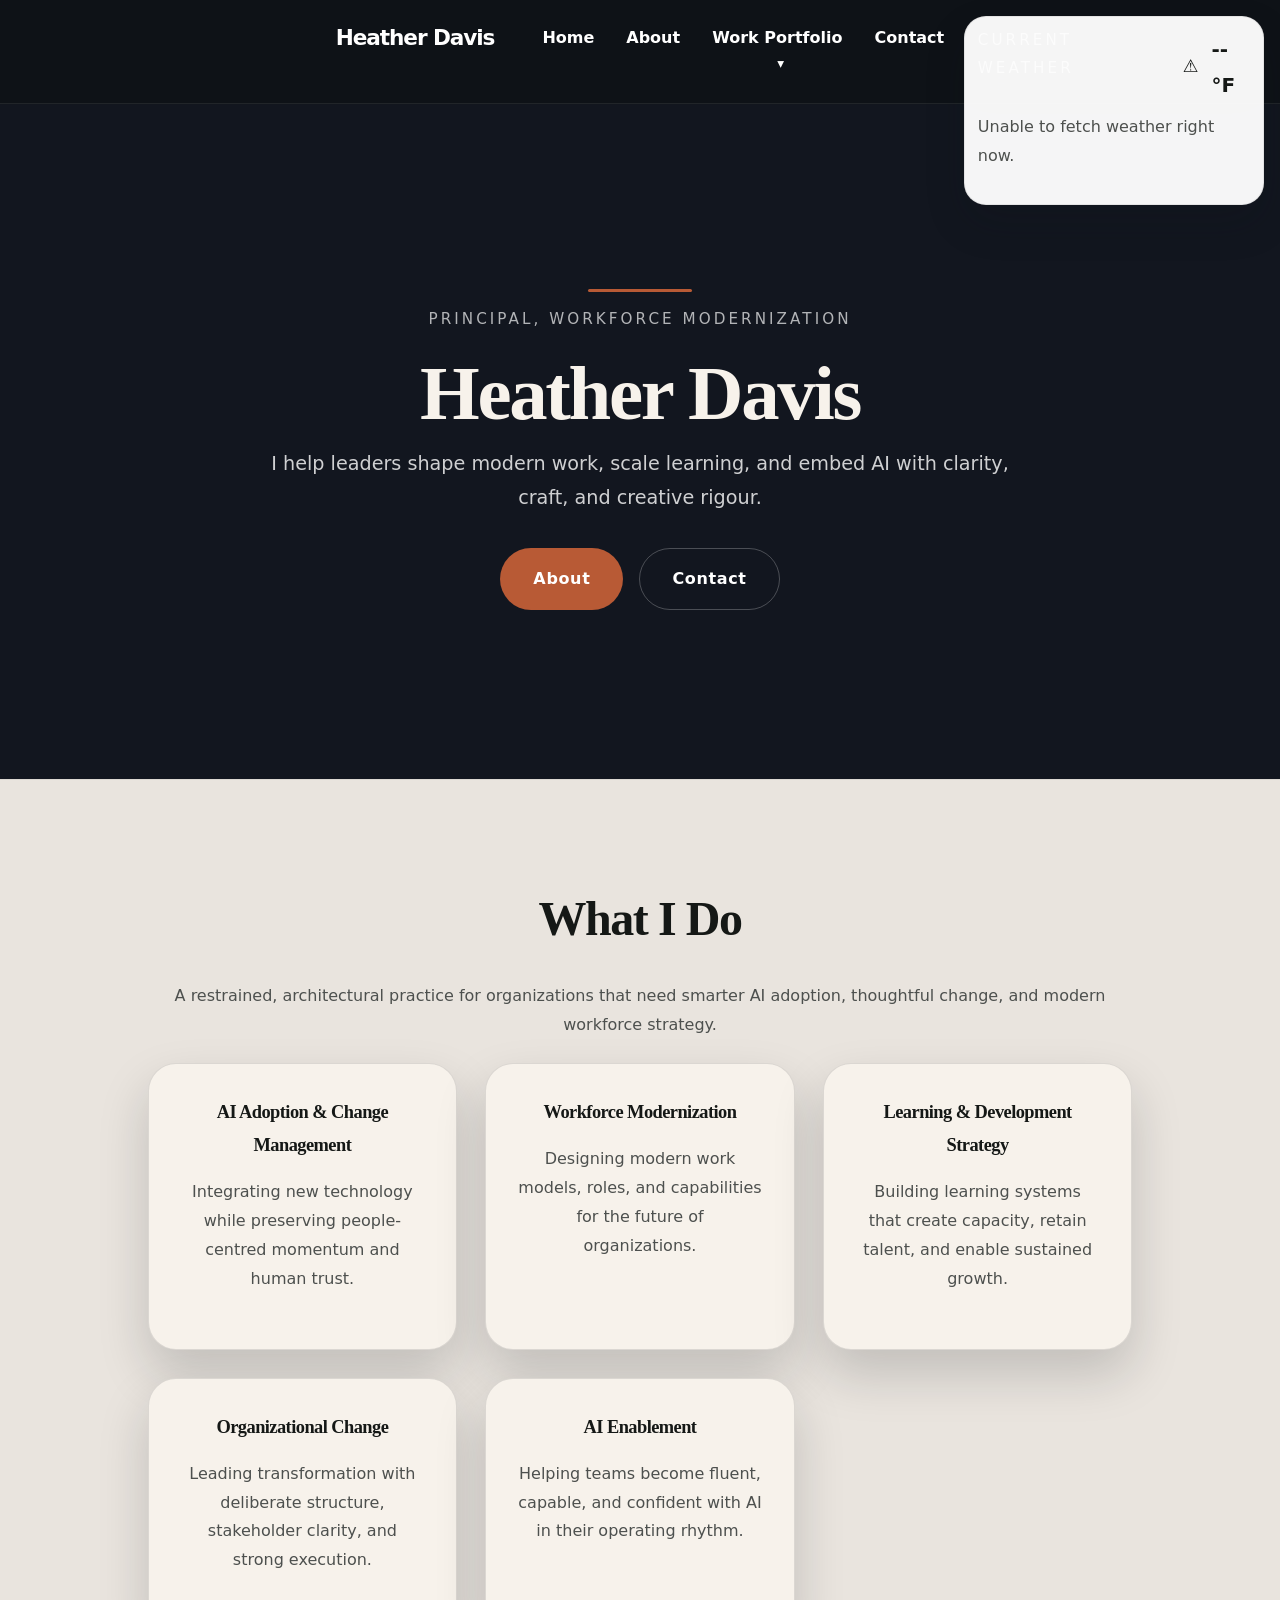
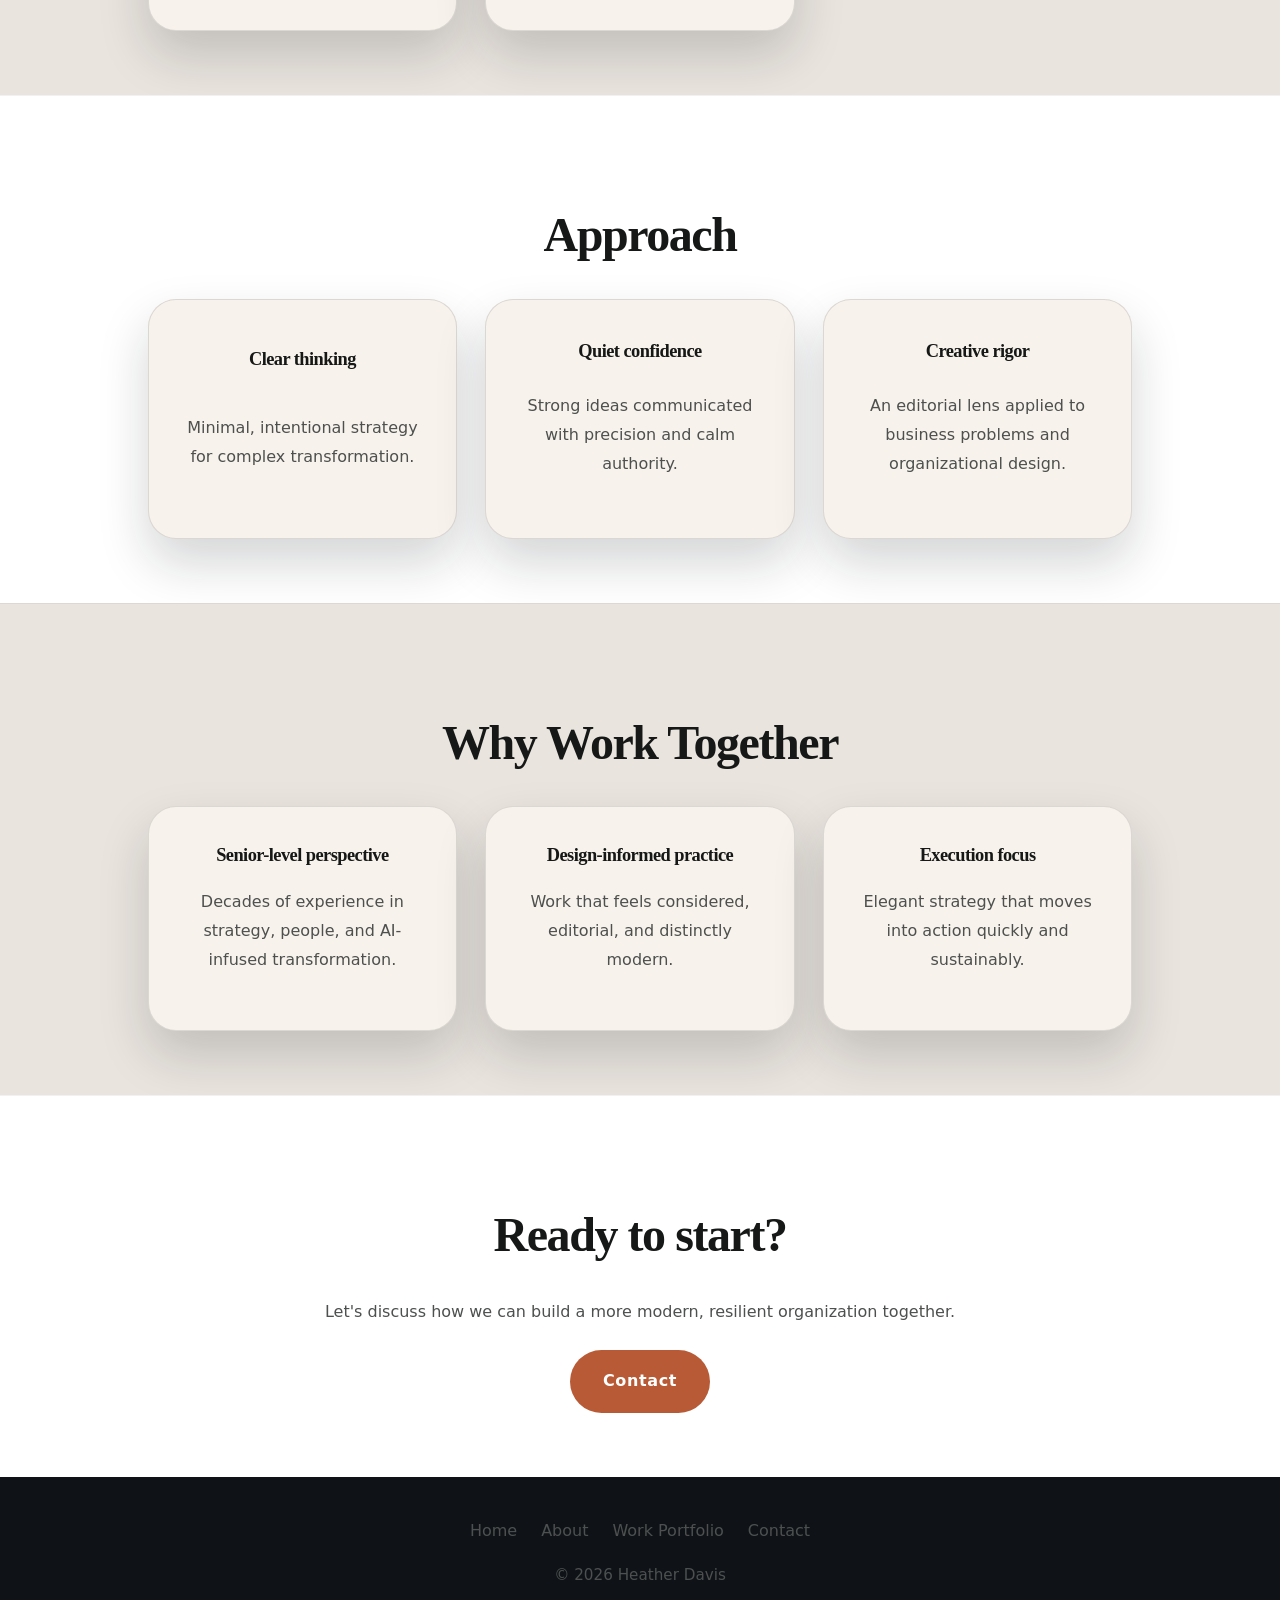
<file: index.html>
﻿<!DOCTYPE html>
<html lang="en">
<head>
  <meta charset="UTF-8">
  <meta name="viewport" content="width=device-width, initial-scale=1.0">
  <title>Heather Davis — AI Adoption & Organizational Change</title>
  <link rel="stylesheet" href="css/styles.css">
</head>
<body>
  <header>
    <nav>
      <div class="logo">Heather Davis</div>
      <ul class="nav-links">
        <li><a href="index.html">Home</a></li>
        <li><a href="pages/about.html">About</a></li>
        <li class="nav-group">
          <a href="pages/work-portfolio.html">Work Portfolio</a>
          <ul class="submenu">
            <li><a href="pages/coaching.html">Coaching</a></li>
          </ul>
        </li>
        <li><a href="pages/contact.html">Contact</a></li>
      </ul>
    </nav>
  <div class="weather-card fade-section">
    <div class="weather-header">
      <p class="hero-type">Current weather</p>
      <div class="weather-summary">
        <span id="weather-emoji" class="weather-emoji">☀️</span>
        <span id="weather-temp">--°F</span>
      </div>
    </div>
    <p id="weather-description">Allow location access to display the current weather conditions in your area.</p>
    <p class="weather-details" id="weather-location">Detecting location…</p>
  </div>

  </header>

  <section class="hero fade-section">
    <div class="hero-content">
      <p class="hero-type">Principal, Workforce Modernization</p>
      <h1>Heather Davis</h1>
      <p class="hero-subtitle">I help leaders shape modern work, scale learning, and embed AI with clarity, craft, and creative rigour.</p>
      <div class="hero-actions">
        <a href="pages/about.html" class="btn btn-primary">About</a>
        <a href="pages/contact.html" class="btn btn-secondary">Contact</a>
      </div>
    </div>
  </section>

  <section class="fade-section">
    <div class="container">
      <h2>What I Do</h2>
      <p class="section-intro">A restrained, architectural practice for organizations that need smarter AI adoption, thoughtful change, and modern workforce strategy.</p>
      <div class="services-grid">
        <div class="service-card">
          <h3>AI Adoption & Change Management</h3>
          <p>Integrating new technology while preserving people-centred momentum and human trust.</p>
        </div>
        <div class="service-card">
          <h3>Workforce Modernization</h3>
          <p>Designing modern work models, roles, and capabilities for the future of organizations.</p>
        </div>
        <div class="service-card">
          <h3>Learning & Development Strategy</h3>
          <p>Building learning systems that create capacity, retain talent, and enable sustained growth.</p>
        </div>
        <div class="service-card">
          <h3>Organizational Change</h3>
          <p>Leading transformation with deliberate structure, stakeholder clarity, and strong execution.</p>
        </div>
        <div class="service-card">
          <h3>AI Enablement</h3>
          <p>Helping teams become fluent, capable, and confident with AI in their operating rhythm.</p>
        </div>
      </div>
    </div>
  </section>

  <section class="section-alt fade-section">
    <div class="container">
      <h2>Approach</h2>
      <div class="portfolio-grid">
        <div class="portfolio-item">
          <h3>Clear thinking</h3>
          <p>Minimal, intentional strategy for complex transformation.</p>
        </div>
        <div class="portfolio-item">
          <h3>Quiet confidence</h3>
          <p>Strong ideas communicated with precision and calm authority.</p>
        </div>
        <div class="portfolio-item">
          <h3>Creative rigor</h3>
          <p>An editorial lens applied to business problems and organizational design.</p>
        </div>
      </div>
    </div>
  </section>

  <section class="fade-section">
    <div class="container">
      <h2>Why Work Together</h2>
      <div class="services-grid">
        <div class="service-card">
          <h3>Senior-level perspective</h3>
          <p>Decades of experience in strategy, people, and AI-infused transformation.</p>
        </div>
        <div class="service-card">
          <h3>Design-informed practice</h3>
          <p>Work that feels considered, editorial, and distinctly modern.</p>
        </div>
        <div class="service-card">
          <h3>Execution focus</h3>
          <p>Elegant strategy that moves into action quickly and sustainably.</p>
        </div>
      </div>
    </div>
  </section>

  <section class="section-alt fade-section">
    <div class="container">
      <h2>Ready to start?</h2>
      <p>Let's discuss how we can build a more modern, resilient organization together.</p>
      <a href="pages/contact.html" class="btn btn-primary">Contact</a>
    </div>
  </section>

  <footer>
    <div class="footer-content">
      <div class="footer-links">
        <a href="index.html">Home</a>
        <a href="pages/about.html">About</a>
        <a href="pages/work-portfolio.html">Work Portfolio</a>
        <a href="pages/contact.html">Contact</a>
      </div>
      <p>&copy; 2026 Heather Davis</p>
    </div>
  </footer>

  <script src="js/app.js"></script>
</body>
</html>
</file>
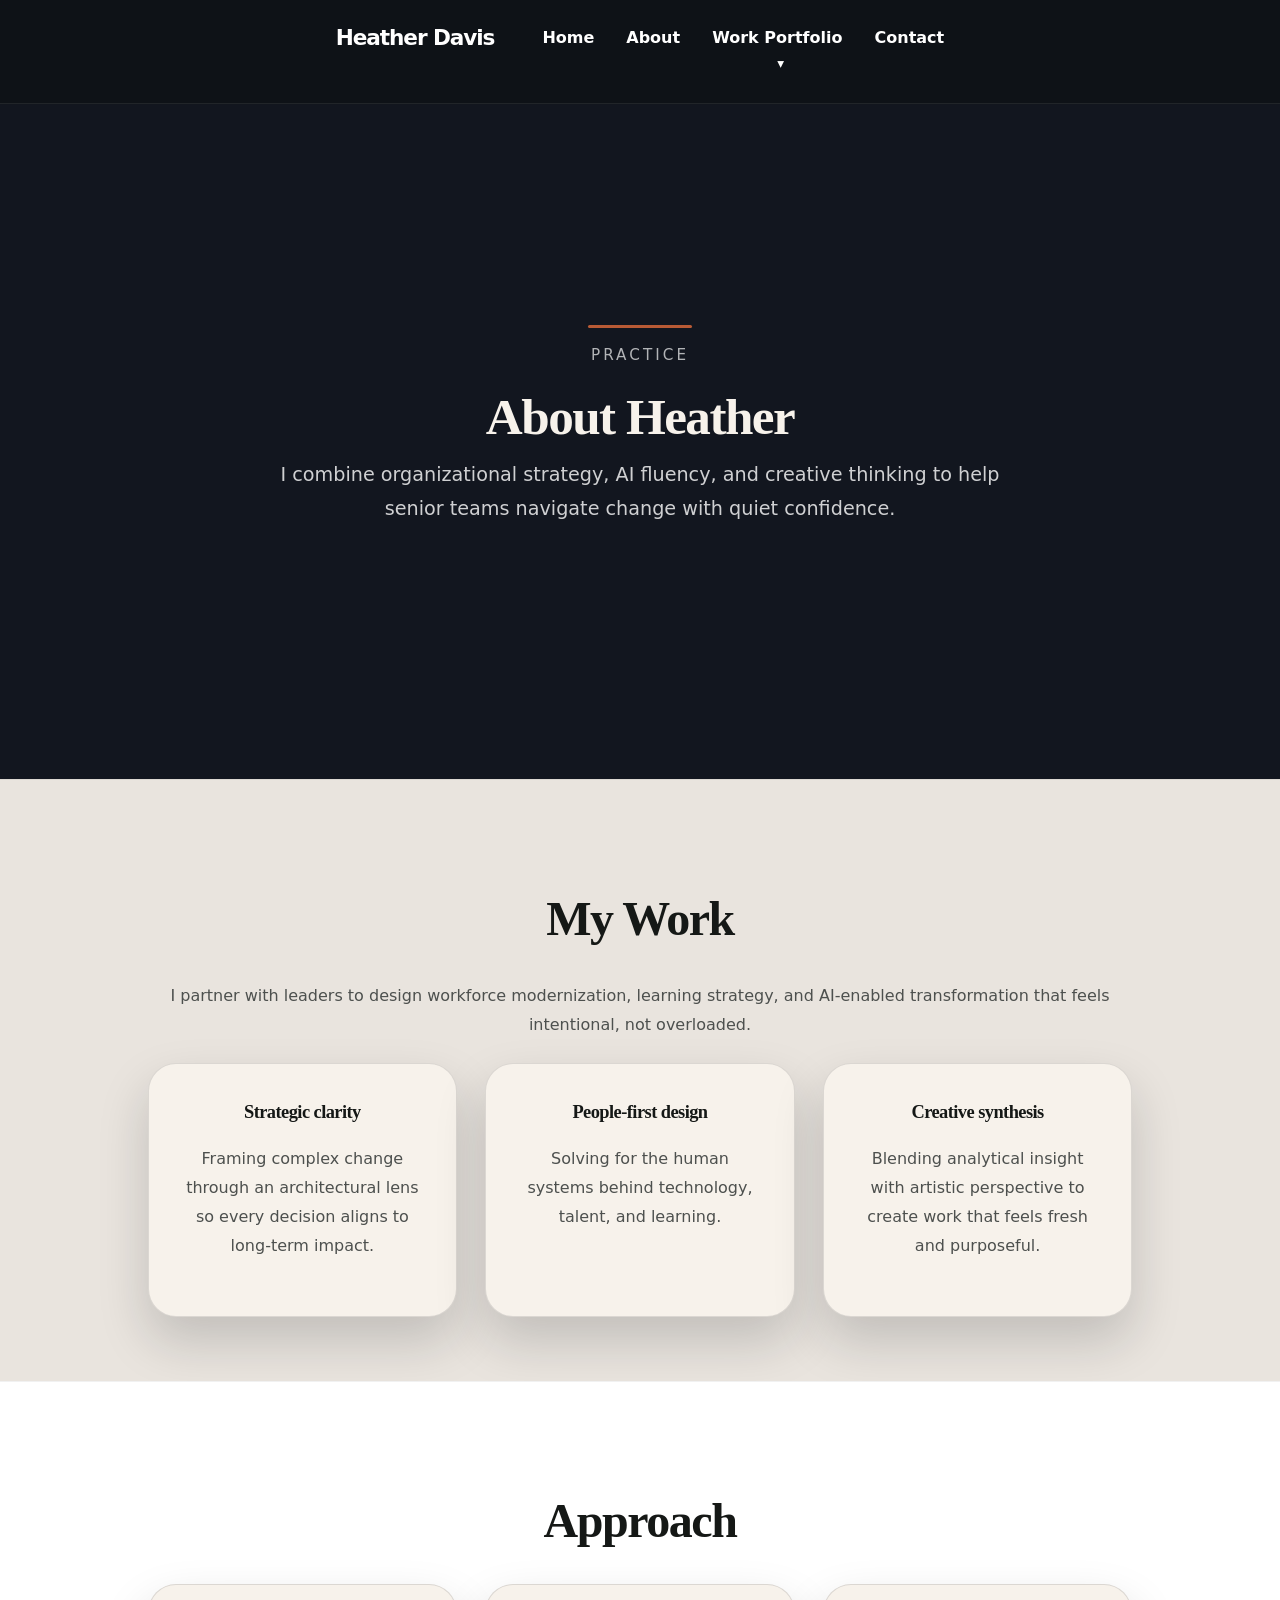
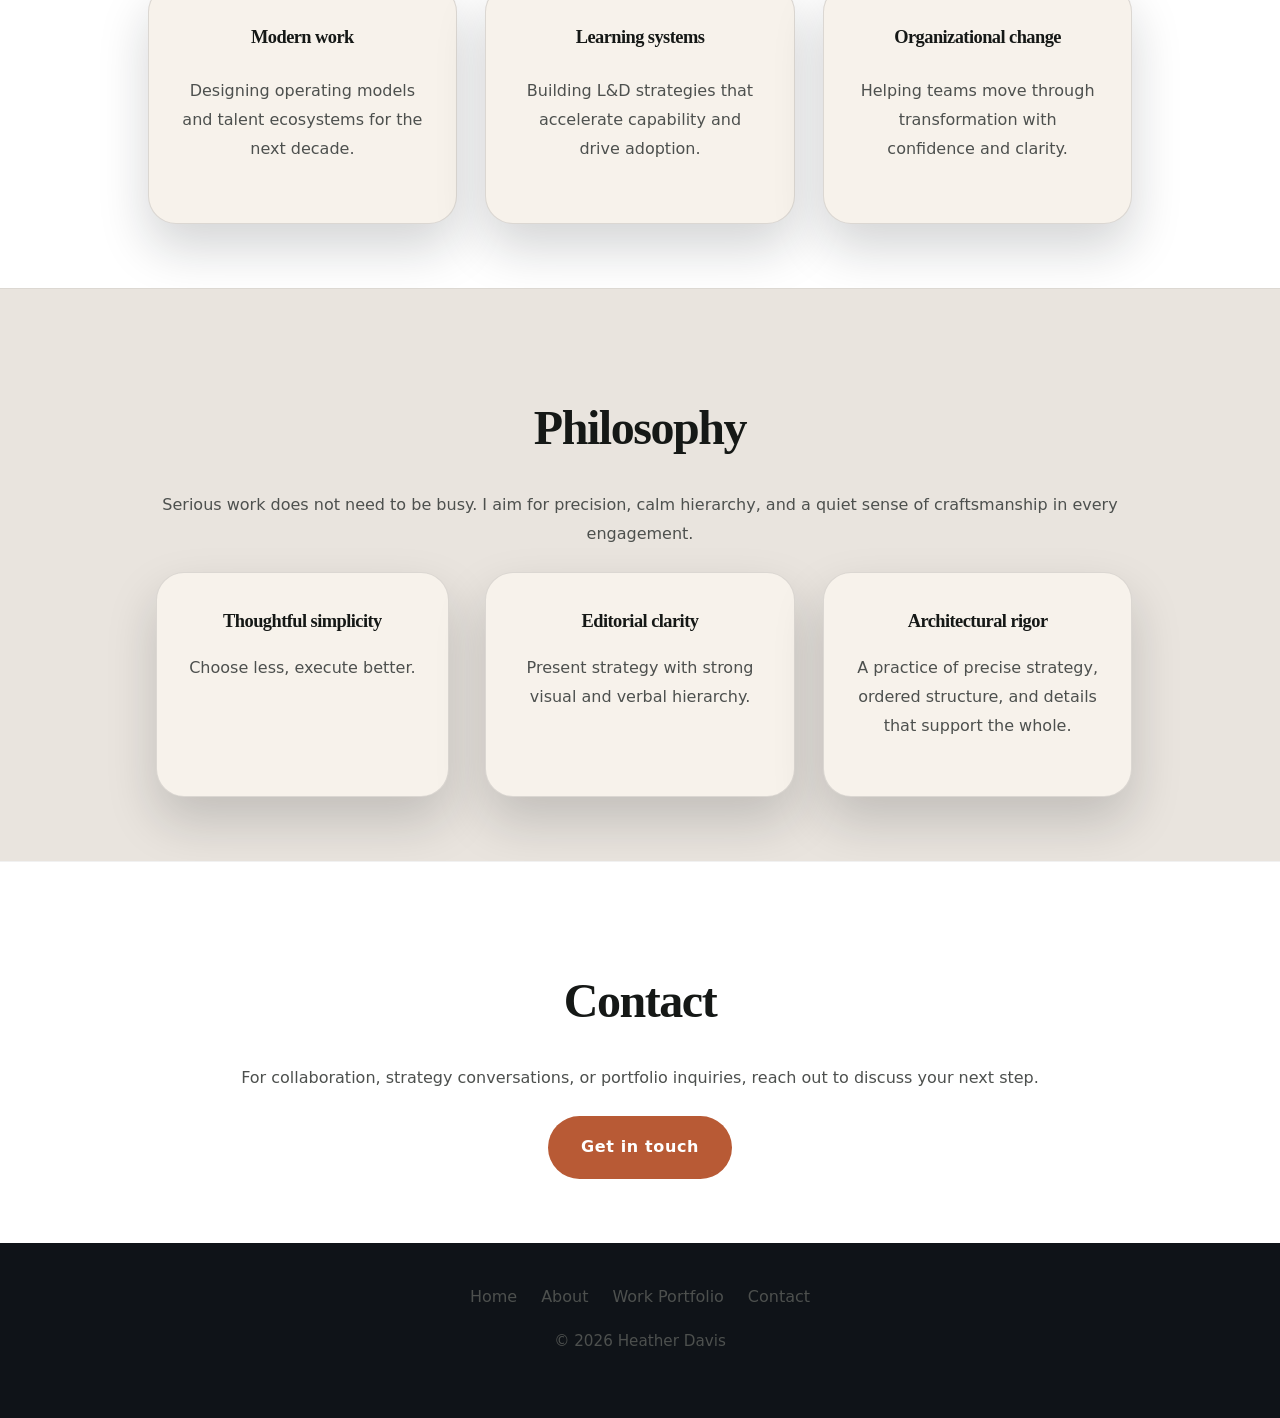
<file: pages/about.html>
﻿<!DOCTYPE html>
<html lang="en">
<head>
  <meta charset="UTF-8">
  <meta name="viewport" content="width=device-width, initial-scale=1.0">
  <title>About — Heather Davis</title>
  <link rel="stylesheet" href="../css/styles.css">
</head>
<body>
  <header>
    <nav>
      <div class="logo">Heather Davis</div>
      <ul class="nav-links">
        <li><a href="../index.html">Home</a></li>
        <li><a href="about.html">About</a></li>
        <li class="nav-group">
          <a href="work-portfolio.html">Work Portfolio</a>
          <ul class="submenu">
            <li><a href="coaching.html">Coaching</a></li>
          </ul>
        </li>
        <li><a href="contact.html">Contact</a></li>
      </ul>
    </nav>
  </header>

  <section class="hero about fade-section">
    <div class="hero-content">
      <p class="hero-type">Practice</p>
      <h1>About Heather</h1>
      <p class="hero-subtitle">I combine organizational strategy, AI fluency, and creative thinking to help senior teams navigate change with quiet confidence.</p>
    </div>
  </section>

  <section class="fade-section">
    <div class="container">
      <h2>My Work</h2>
      <p class="section-intro">I partner with leaders to design workforce modernization, learning strategy, and AI-enabled transformation that feels intentional, not overloaded.</p>
      <div class="services-grid">
        <div class="service-card">
          <h3>Strategic clarity</h3>
          <p>Framing complex change through an architectural lens so every decision aligns to long-term impact.</p>
        </div>
        <div class="service-card">
          <h3>People-first design</h3>
          <p>Solving for the human systems behind technology, talent, and learning.</p>
        </div>
        <div class="service-card">
          <h3>Creative synthesis</h3>
          <p>Blending analytical insight with artistic perspective to create work that feels fresh and purposeful.</p>
        </div>
      </div>
    </div>
  </section>

  <section class="section-alt fade-section">
    <div class="container">
      <h2>Approach</h2>
      <div class="portfolio-grid">
        <div class="portfolio-item">
          <h3>Modern work</h3>
          <p>Designing operating models and talent ecosystems for the next decade.</p>
        </div>
        <div class="portfolio-item">
          <h3>Learning systems</h3>
          <p>Building L&D strategies that accelerate capability and drive adoption.</p>
        </div>
        <div class="portfolio-item">
          <h3>Organizational change</h3>
          <p>Helping teams move through transformation with confidence and clarity.</p>
        </div>
      </div>
    </div>
  </section>

  <section class="fade-section">
    <div class="container">
      <h2>Philosophy</h2>
      <p class="section-intro">Serious work does not need to be busy. I aim for precision, calm hierarchy, and a quiet sense of craftsmanship in every engagement.</p>
      <div class="services-grid">
        <div class="service-card">
          <h3>Thoughtful simplicity</h3>
          <p>Choose less, execute better.</p>
        </div>
        <div class="service-card">
          <h3>Editorial clarity</h3>
          <p>Present strategy with strong visual and verbal hierarchy.</p>
        </div>
        <div class="service-card">
          <h3>Architectural rigor</h3>
          <p>A practice of precise strategy, ordered structure, and details that support the whole.</p>
        </div>
      </div>
    </div>
  </section>

  <section class="section-alt fade-section">
    <div class="container">
      <h2>Contact</h2>
      <p>For collaboration, strategy conversations, or portfolio inquiries, reach out to discuss your next step.</p>
      <a href="contact.html" class="btn btn-primary">Get in touch</a>
    </div>
  </section>

  <footer>
    <div class="footer-content">
      <div class="footer-links">
        <a href="../index.html">Home</a>
        <a href="about.html">About</a>
        <a href="work-portfolio.html">Work Portfolio</a>
        <a href="contact.html">Contact</a>
      </div>
      <p>&copy; 2026 Heather Davis</p>
    </div>
  </footer>

  <script>
    const sections = document.querySelectorAll('.fade-section');
    const observer = new IntersectionObserver((entries) => {
      entries.forEach(entry => {
        if (entry.isIntersecting) {
          entry.target.classList.add('visible');
          observer.unobserve(entry.target);
        }
      });
    }, { threshold: 0.18 });
    sections.forEach(section => observer.observe(section));
  </script>
</body>
</html>
</file>
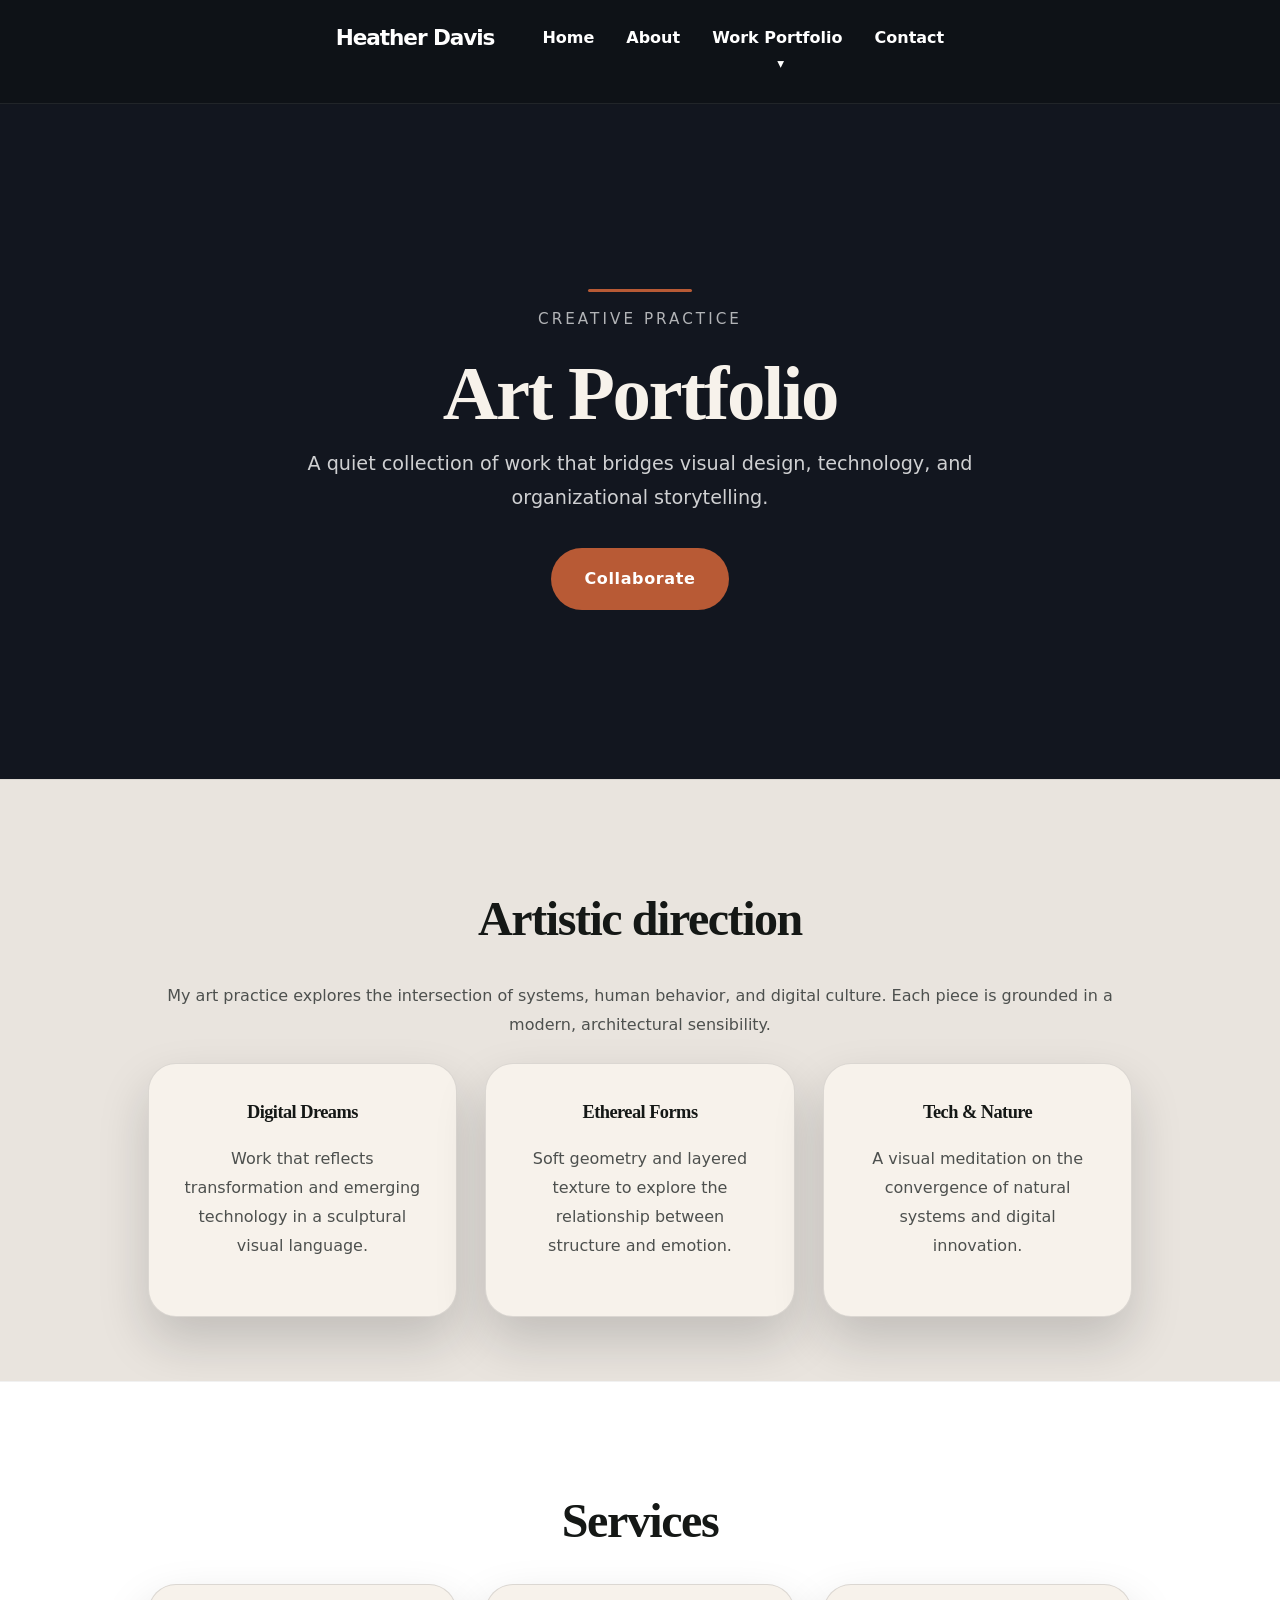
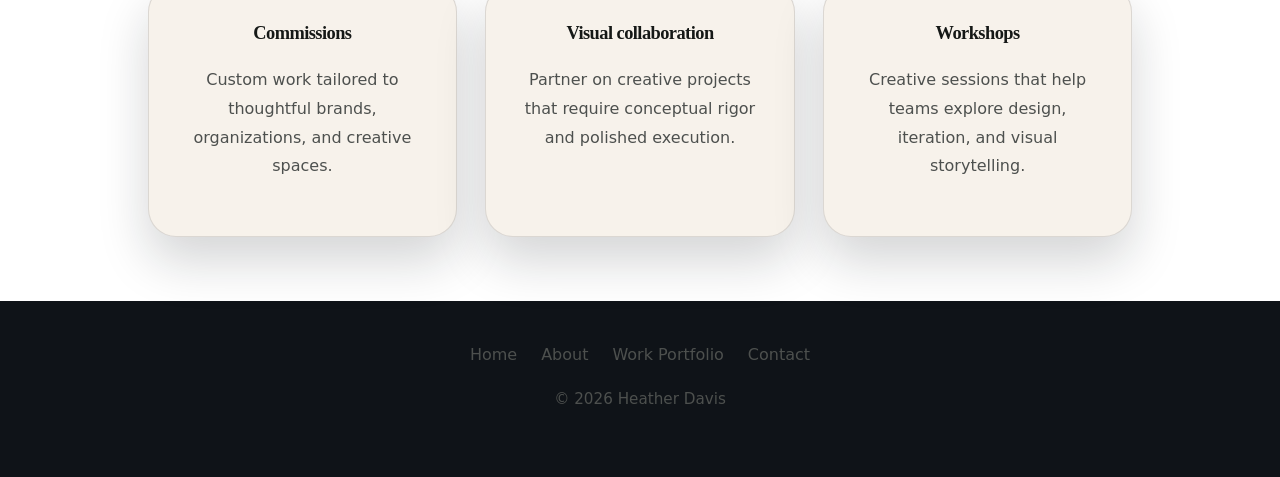
<file: pages/art.html>
﻿<!DOCTYPE html>
<html lang="en">
<head>
  <meta charset="UTF-8">
  <meta name="viewport" content="width=device-width, initial-scale=1.0">
  <title>Art Portfolio — Heather Davis</title>
  <link rel="stylesheet" href="../css/styles.css">
</head>
<body>
  <header>
    <nav>
      <div class="logo">Heather Davis</div>
      <ul class="nav-links">
        <li><a href="../index.html">Home</a></li>
        <li><a href="about.html">About</a></li>
        <li class="nav-group">
          <a href="work-portfolio.html">Work Portfolio</a>
          <ul class="submenu">
            <li><a href="coaching.html">Coaching</a></li>
          </ul>
        </li>
        <li><a href="contact.html">Contact</a></li>
      </ul>
    </nav>
  </header>

  <section class="hero fade-section">
    <div class="hero-content">
      <p class="hero-type">Creative practice</p>
      <h1>Art Portfolio</h1>
      <p class="hero-subtitle">A quiet collection of work that bridges visual design, technology, and organizational storytelling.</p>
      <a href="contact.html" class="btn btn-primary">Collaborate</a>
    </div>
  </section>

  <section class="fade-section">
    <div class="container">
      <h2>Artistic direction</h2>
      <p class="section-intro">My art practice explores the intersection of systems, human behavior, and digital culture. Each piece is grounded in a modern, architectural sensibility.</p>
      <div class="portfolio-grid">
        <div class="portfolio-item">
          <h3>Digital Dreams</h3>
          <p>Work that reflects transformation and emerging technology in a sculptural visual language.</p>
        </div>
        <div class="portfolio-item">
          <h3>Ethereal Forms</h3>
          <p>Soft geometry and layered texture to explore the relationship between structure and emotion.</p>
        </div>
        <div class="portfolio-item">
          <h3>Tech & Nature</h3>
          <p>A visual meditation on the convergence of natural systems and digital innovation.</p>
        </div>
      </div>
    </div>
  </section>

  <section class="section-alt fade-section">
    <div class="container">
      <h2>Services</h2>
      <div class="services-grid">
        <div class="service-card">
          <h3>Commissions</h3>
          <p>Custom work tailored to thoughtful brands, organizations, and creative spaces.</p>
        </div>
        <div class="service-card">
          <h3>Visual collaboration</h3>
          <p>Partner on creative projects that require conceptual rigor and polished execution.</p>
        </div>
        <div class="service-card">
          <h3>Workshops</h3>
          <p>Creative sessions that help teams explore design, iteration, and visual storytelling.</p>
        </div>
      </div>
    </div>
  </section>

  <footer>
    <div class="footer-content">
      <div class="footer-links">
        <a href="../index.html">Home</a>
        <a href="about.html">About</a>
        <a href="work-portfolio.html">Work Portfolio</a>
        <a href="contact.html">Contact</a>
      </div>
      <p>&copy; 2026 Heather Davis</p>
    </div>
  </footer>

  <script>
    const sections = document.querySelectorAll('.fade-section');
    const observer = new IntersectionObserver((entries) => {
      entries.forEach(entry => {
        if (entry.isIntersecting) {
          entry.target.classList.add('visible');
          observer.unobserve(entry.target);
        }
      });
    }, { threshold: 0.18 });
    sections.forEach(section => observer.observe(section));
  </script>
</body>
</html>
</file>
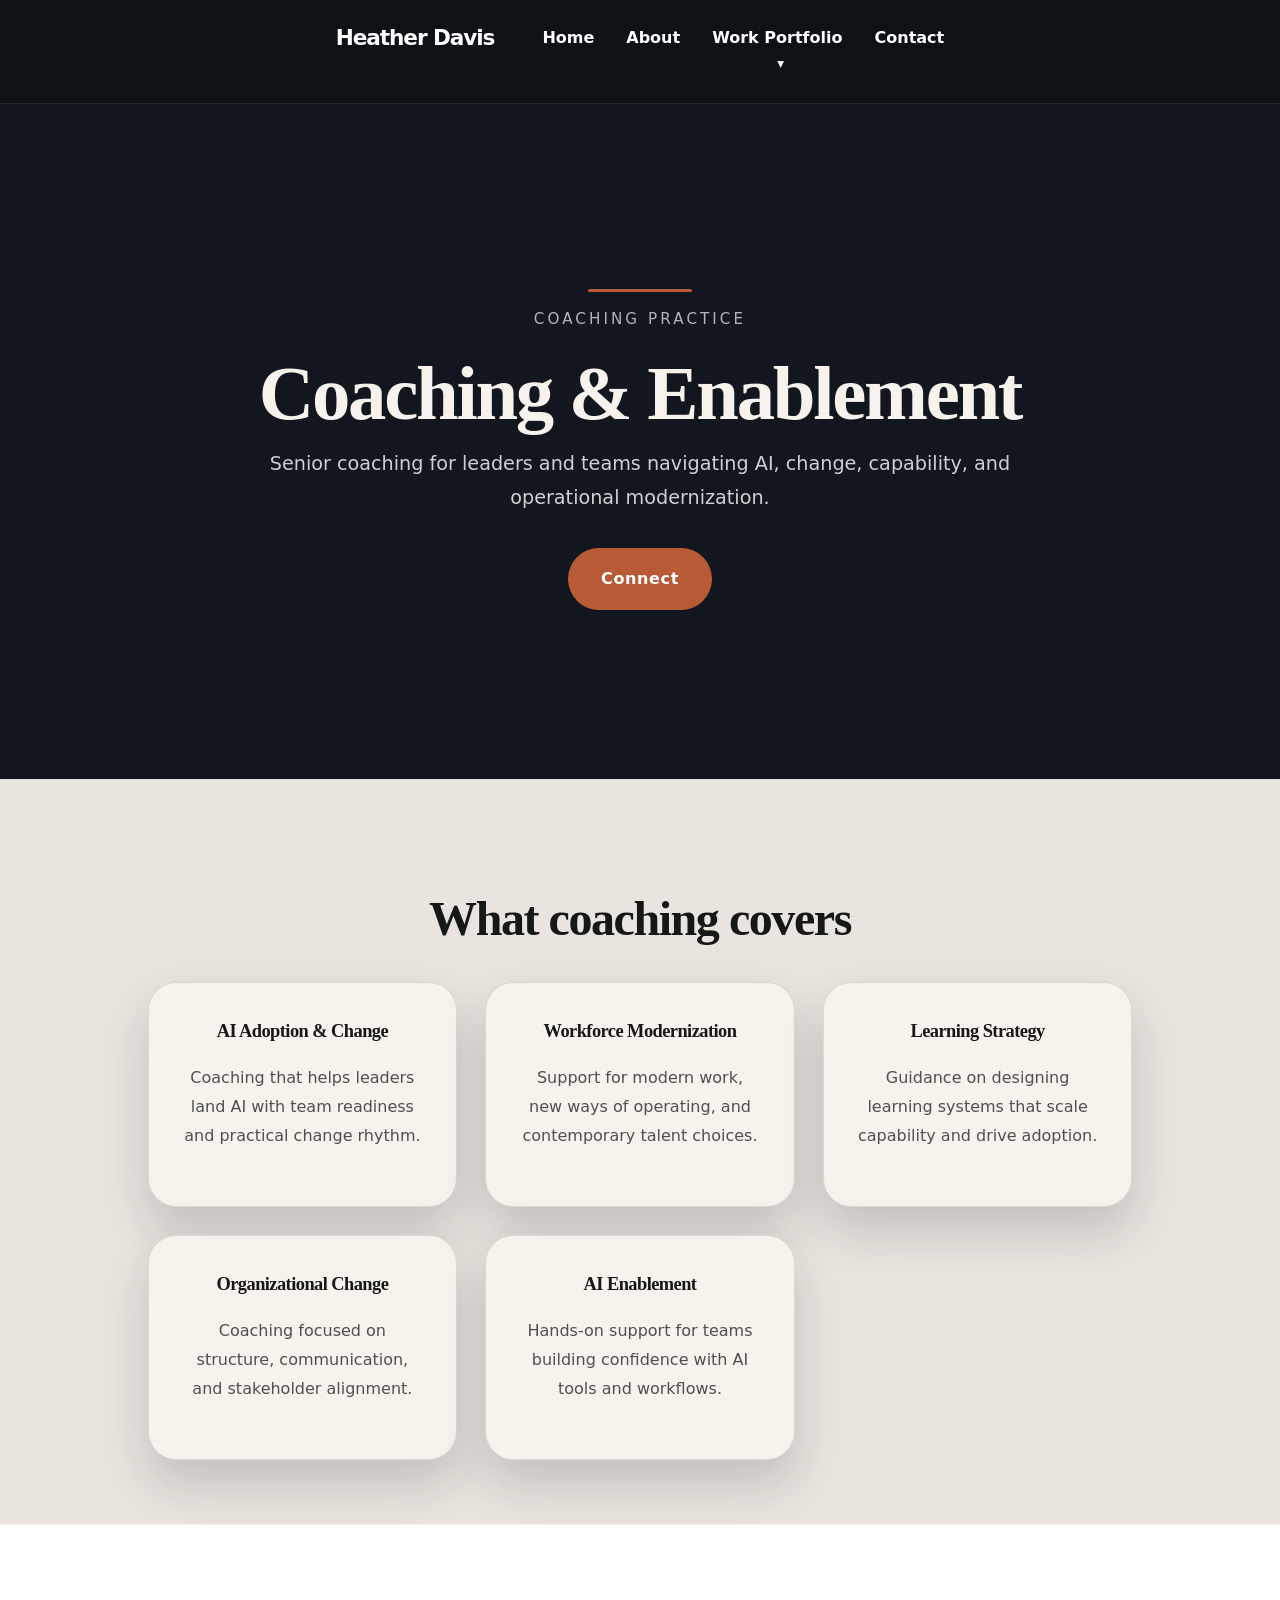
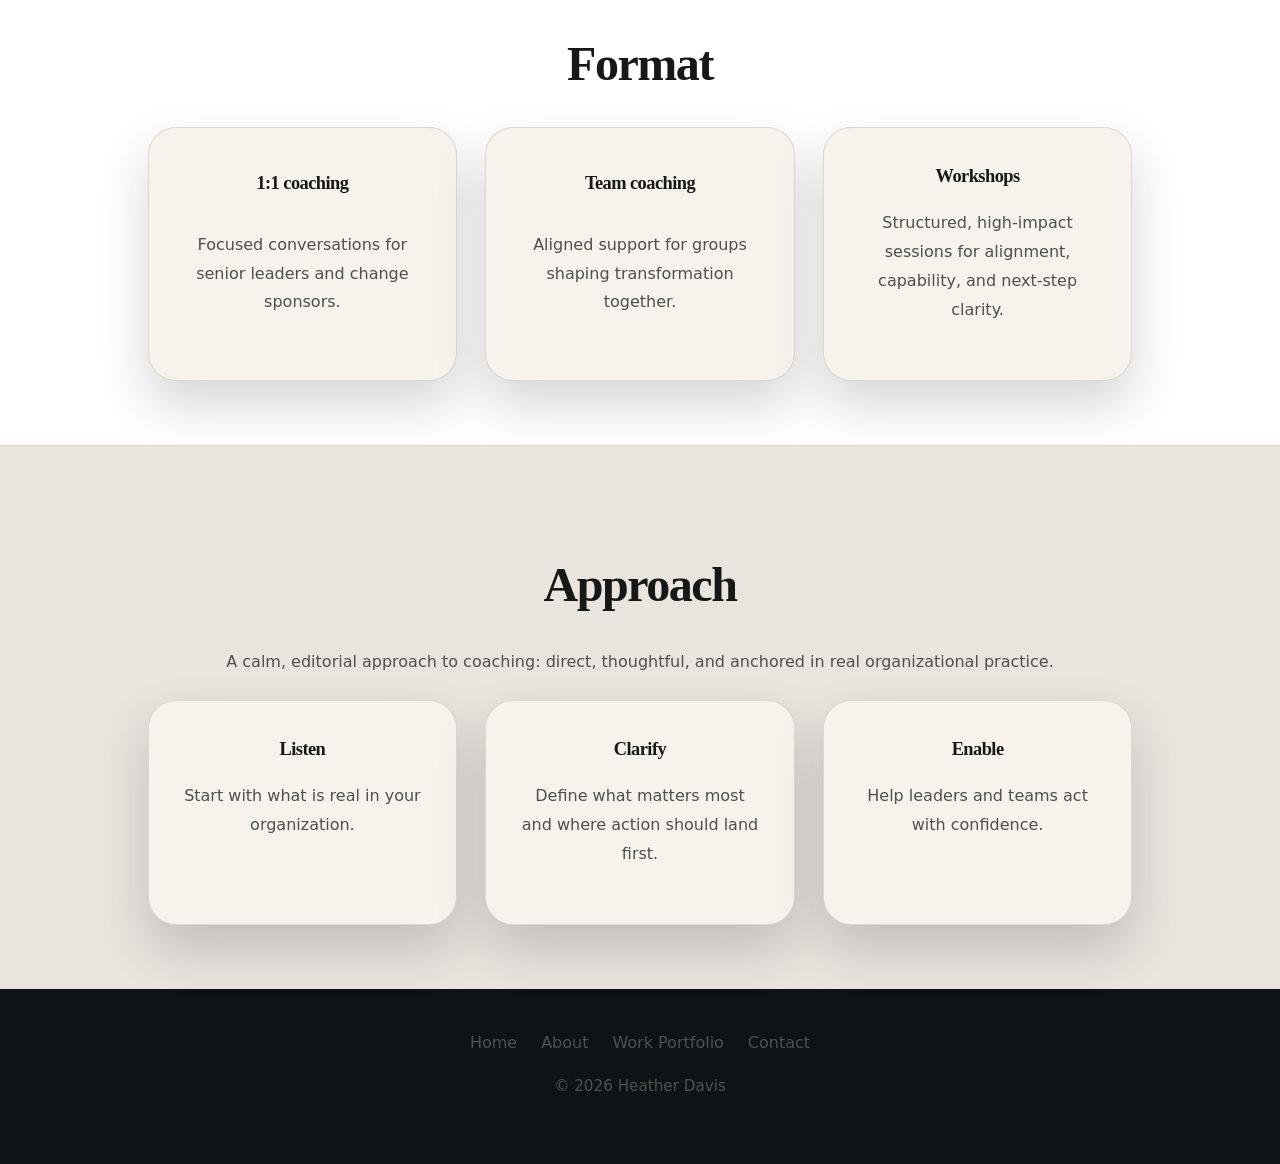
<file: pages/coaching.html>
﻿<!DOCTYPE html>
<html lang="en">
<head>
  <meta charset="UTF-8">
  <meta name="viewport" content="width=device-width, initial-scale=1.0">
  <title>Coaching — Heather Davis</title>
  <link rel="stylesheet" href="../css/styles.css">
</head>
<body>
  <header>
    <nav>
      <div class="logo">Heather Davis</div>
      <ul class="nav-links">
        <li><a href="../index.html">Home</a></li>
        <li><a href="about.html">About</a></li>
        <li class="nav-group">
          <a href="work-portfolio.html">Work Portfolio</a>
          <ul class="submenu">
            <li><a href="coaching.html">Coaching</a></li>
          </ul>
        </li>
        <li><a href="contact.html">Contact</a></li>
      </ul>
    </nav>
  </header>

  <section class="hero fade-section">
    <div class="hero-content">
      <p class="hero-type">Coaching practice</p>
      <h1>Coaching & Enablement</h1>
      <p class="hero-subtitle">Senior coaching for leaders and teams navigating AI, change, capability, and operational modernization.</p>
      <a href="contact.html" class="btn btn-primary">Connect</a>
    </div>
  </section>

  <section class="fade-section">
    <div class="container">
      <h2>What coaching covers</h2>
      <div class="services-grid">
        <div class="service-card">
          <h3>AI Adoption & Change</h3>
          <p>Coaching that helps leaders land AI with team readiness and practical change rhythm.</p>
        </div>
        <div class="service-card">
          <h3>Workforce Modernization</h3>
          <p>Support for modern work, new ways of operating, and contemporary talent choices.</p>
        </div>
        <div class="service-card">
          <h3>Learning Strategy</h3>
          <p>Guidance on designing learning systems that scale capability and drive adoption.</p>
        </div>
        <div class="service-card">
          <h3>Organizational Change</h3>
          <p>Coaching focused on structure, communication, and stakeholder alignment.</p>
        </div>
        <div class="service-card">
          <h3>AI Enablement</h3>
          <p>Hands-on support for teams building confidence with AI tools and workflows.</p>
        </div>
      </div>
    </div>
  </section>

  <section class="section-alt fade-section">
    <div class="container">
      <h2>Format</h2>
      <div class="portfolio-grid">
        <div class="portfolio-item">
          <h3>1:1 coaching</h3>
          <p>Focused conversations for senior leaders and change sponsors.</p>
        </div>
        <div class="portfolio-item">
          <h3>Team coaching</h3>
          <p>Aligned support for groups shaping transformation together.</p>
        </div>
        <div class="portfolio-item">
          <h3>Workshops</h3>
          <p>Structured, high-impact sessions for alignment, capability, and next-step clarity.</p>
        </div>
      </div>
    </div>
  </section>

  <section class="fade-section">
    <div class="container">
      <h2>Approach</h2>
      <p class="section-intro">A calm, editorial approach to coaching: direct, thoughtful, and anchored in real organizational practice.</p>
      <div class="services-grid">
        <div class="service-card">
          <h3>Listen</h3>
          <p>Start with what is real in your organization.</p>
        </div>
        <div class="service-card">
          <h3>Clarify</h3>
          <p>Define what matters most and where action should land first.</p>
        </div>
        <div class="service-card">
          <h3>Enable</h3>
          <p>Help leaders and teams act with confidence.</p>
        </div>
      </div>
    </div>
  </section>

  <footer>
    <div class="footer-content">
      <div class="footer-links">
        <a href="../index.html">Home</a>
        <a href="about.html">About</a>
        <a href="work-portfolio.html">Work Portfolio</a>
        <a href="contact.html">Contact</a>
      </div>
      <p>&copy; 2026 Heather Davis</p>
    </div>
  </footer>

  <script>
    const sections = document.querySelectorAll('.fade-section');
    const observer = new IntersectionObserver((entries) => {
      entries.forEach(entry => {
        if (entry.isIntersecting) {
          entry.target.classList.add('visible');
          observer.unobserve(entry.target);
        }
      });
    }, { threshold: 0.18 });
    sections.forEach(section => observer.observe(section));
  </script>
</body>
</html>
</file>
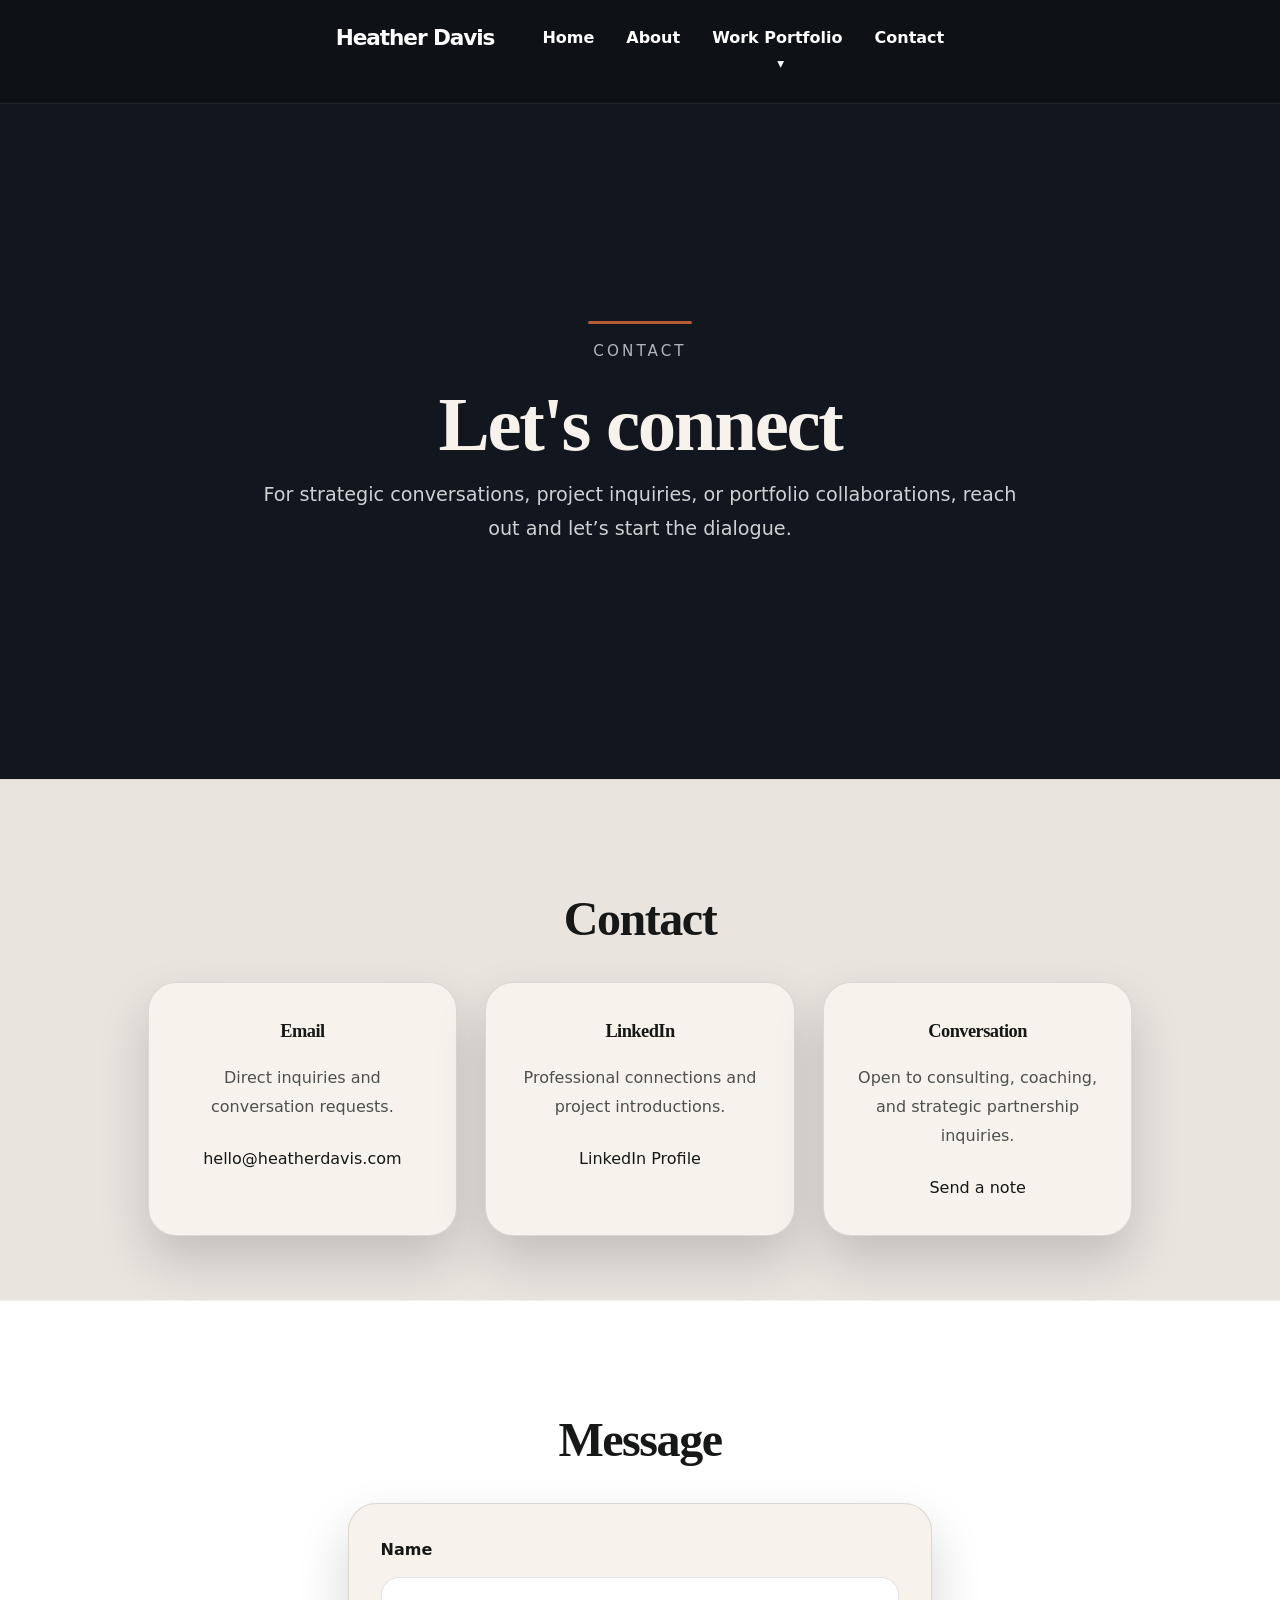
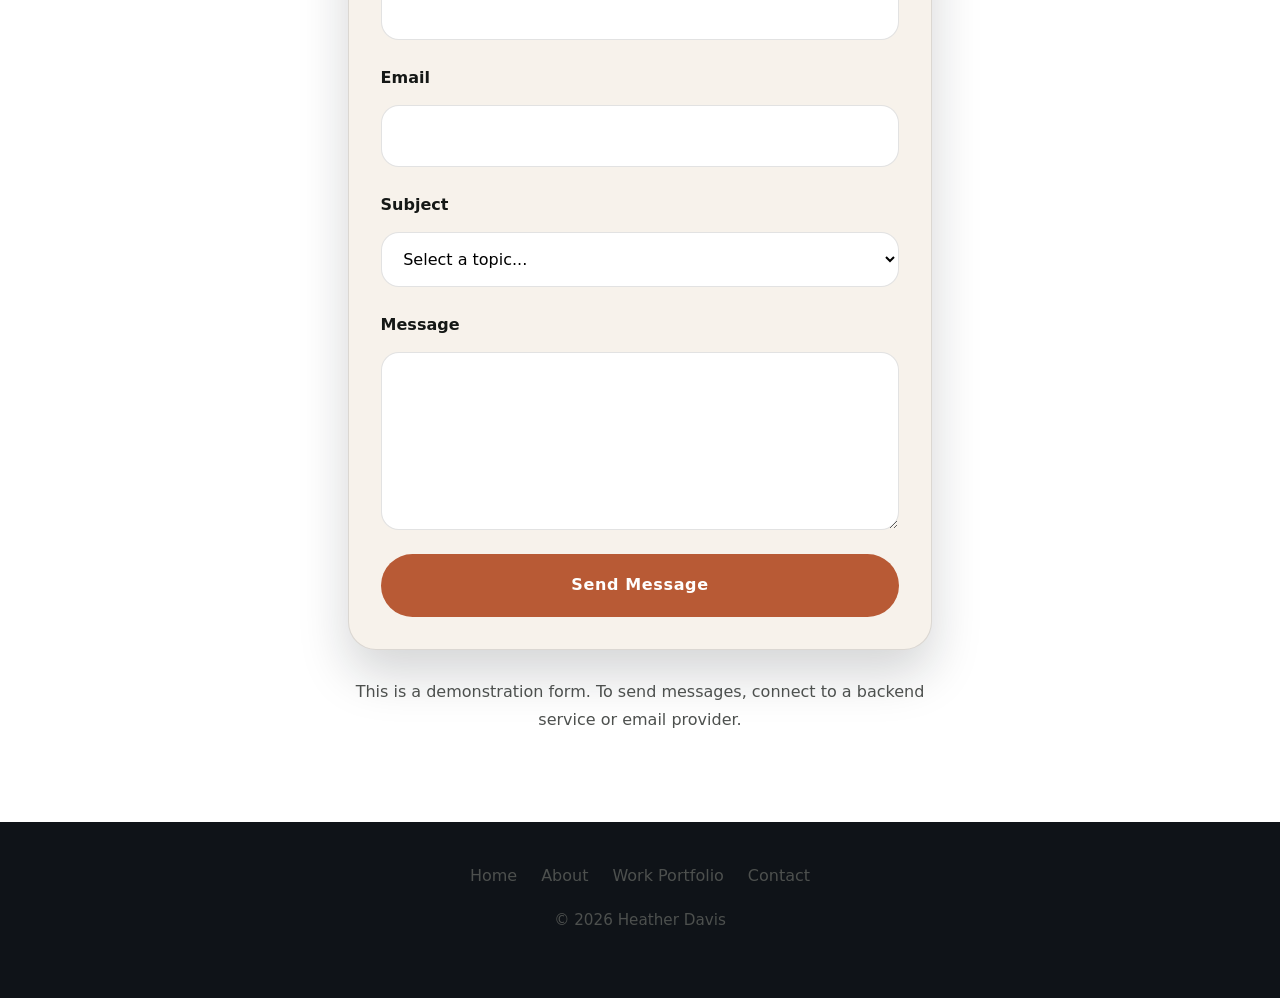
<file: pages/contact.html>
﻿<!DOCTYPE html>
<html lang="en">
<head>
  <meta charset="UTF-8">
  <meta name="viewport" content="width=device-width, initial-scale=1.0">
  <title>Contact — Heather Davis</title>
  <link rel="stylesheet" href="../css/styles.css">
</head>
<body>
  <header>
    <nav>
      <div class="logo">Heather Davis</div>
      <ul class="nav-links">
        <li><a href="../index.html">Home</a></li>
        <li><a href="about.html">About</a></li>
        <li class="nav-group">
          <a href="work-portfolio.html">Work Portfolio</a>
          <ul class="submenu">
            <li><a href="coaching.html">Coaching</a></li>
          </ul>
        </li>
        <li><a href="contact.html">Contact</a></li>
      </ul>
    </nav>
  </header>

  <section class="hero fade-section">
    <div class="hero-content">
      <p class="hero-type">Contact</p>
      <h1>Let's connect</h1>
      <p class="hero-subtitle">For strategic conversations, project inquiries, or portfolio collaborations, reach out and let’s start the dialogue.</p>
    </div>
  </section>

  <section class="fade-section">
    <div class="container">
      <h2>Contact</h2>
      <div class="contact-grid">
        <div class="contact-item">
          <h3>Email</h3>
          <p>Direct inquiries and conversation requests.</p>
          <a href="mailto:hello@heatherdavis.com">hello@heatherdavis.com</a>
        </div>
        <div class="contact-item">
          <h3>LinkedIn</h3>
          <p>Professional connections and project introductions.</p>
          <a href="https://linkedin.com" target="_blank">LinkedIn Profile</a>
        </div>
        <div class="contact-item">
          <h3>Conversation</h3>
          <p>Open to consulting, coaching, and strategic partnership inquiries.</p>
          <a href="mailto:hello@heatherdavis.com">Send a note</a>
        </div>
      </div>
    </div>
  </section>

  <section class="section-alt fade-section">
    <div class="container" style="max-width: 700px;">
      <h2>Message</h2>
      <form class="form-card">
        <div class="form-field">
          <label for="name">Name</label>
          <input type="text" id="name" name="name" required>
        </div>
        <div class="form-field">
          <label for="email">Email</label>
          <input type="email" id="email" name="email" required>
        </div>
        <div class="form-field">
          <label for="subject">Subject</label>
          <select id="subject" name="subject" required>
            <option value="">Select a topic...</option>
            <option value="ai-adoption">AI Adoption</option>
            <option value="workforce-modernization">Workforce Modernization</option>
            <option value="learning-strategy">Learning Strategy</option>
            <option value="organizational-change">Organizational Change</option>
            <option value="ai-enablement">AI Enablement</option>
            <option value="other">Other</option>
          </select>
        </div>
        <div class="form-field">
          <label for="message">Message</label>
          <textarea id="message" name="message" rows="5" required></textarea>
        </div>
        <button type="submit" class="btn btn-primary" style="width: 100%;">Send Message</button>
      </form>
      <p style="margin-top: 1.75rem; color: var(--text-muted);">This is a demonstration form. To send messages, connect to a backend service or email provider.</p>
    </div>
  </section>

  <footer>
    <div class="footer-content">
      <div class="footer-links">
        <a href="../index.html">Home</a>
        <a href="about.html">About</a>
        <a href="work-portfolio.html">Work Portfolio</a>
        <a href="contact.html">Contact</a>
      </div>
      <p>&copy; 2026 Heather Davis</p>
    </div>
  </footer>

  <script>
    const sections = document.querySelectorAll('.fade-section');
    const observer = new IntersectionObserver((entries) => {
      entries.forEach(entry => {
        if (entry.isIntersecting) {
          entry.target.classList.add('visible');
          observer.unobserve(entry.target);
        }
      });
    }, { threshold: 0.18 });
    sections.forEach(section => observer.observe(section));

    document.querySelector('form').addEventListener('submit', function(e) {
      e.preventDefault();
      alert('Thank you for your message. I will respond shortly.');
      this.reset();
    });
  </script>
</body>
</html>
</file>
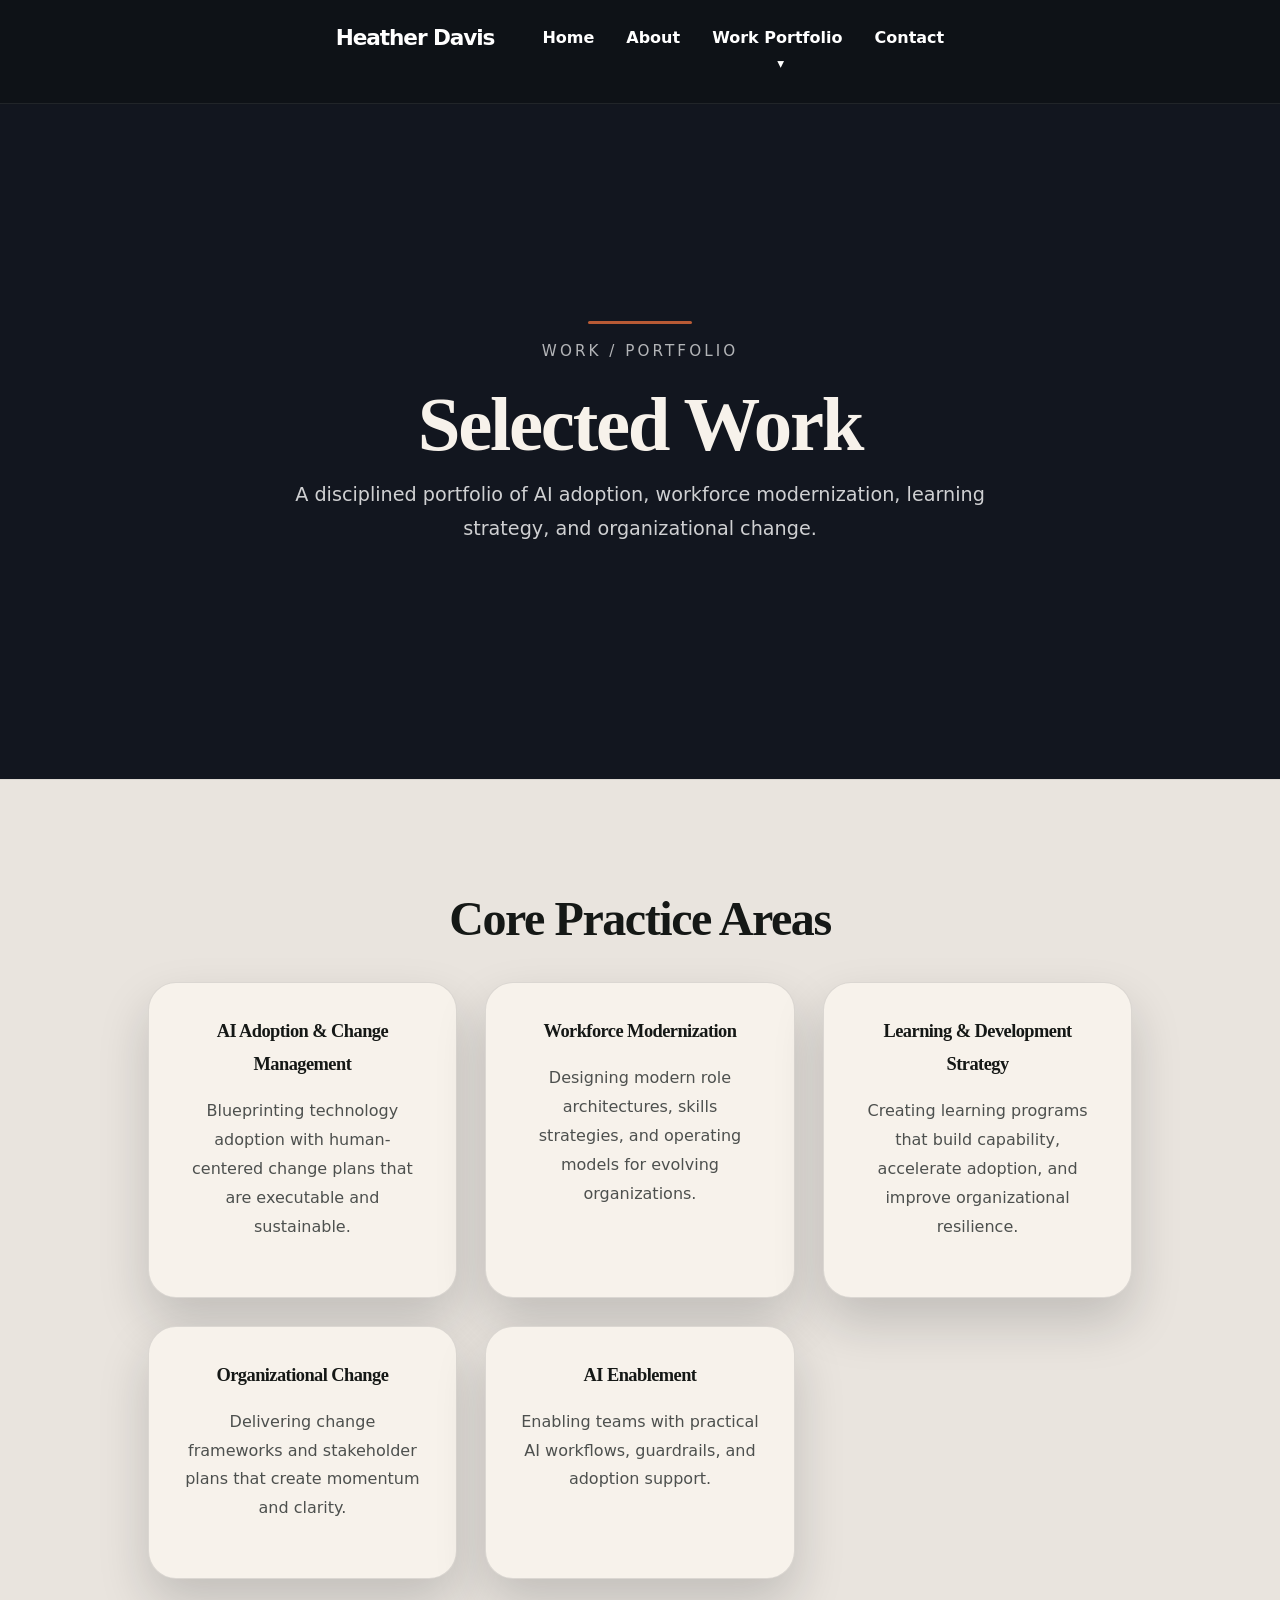
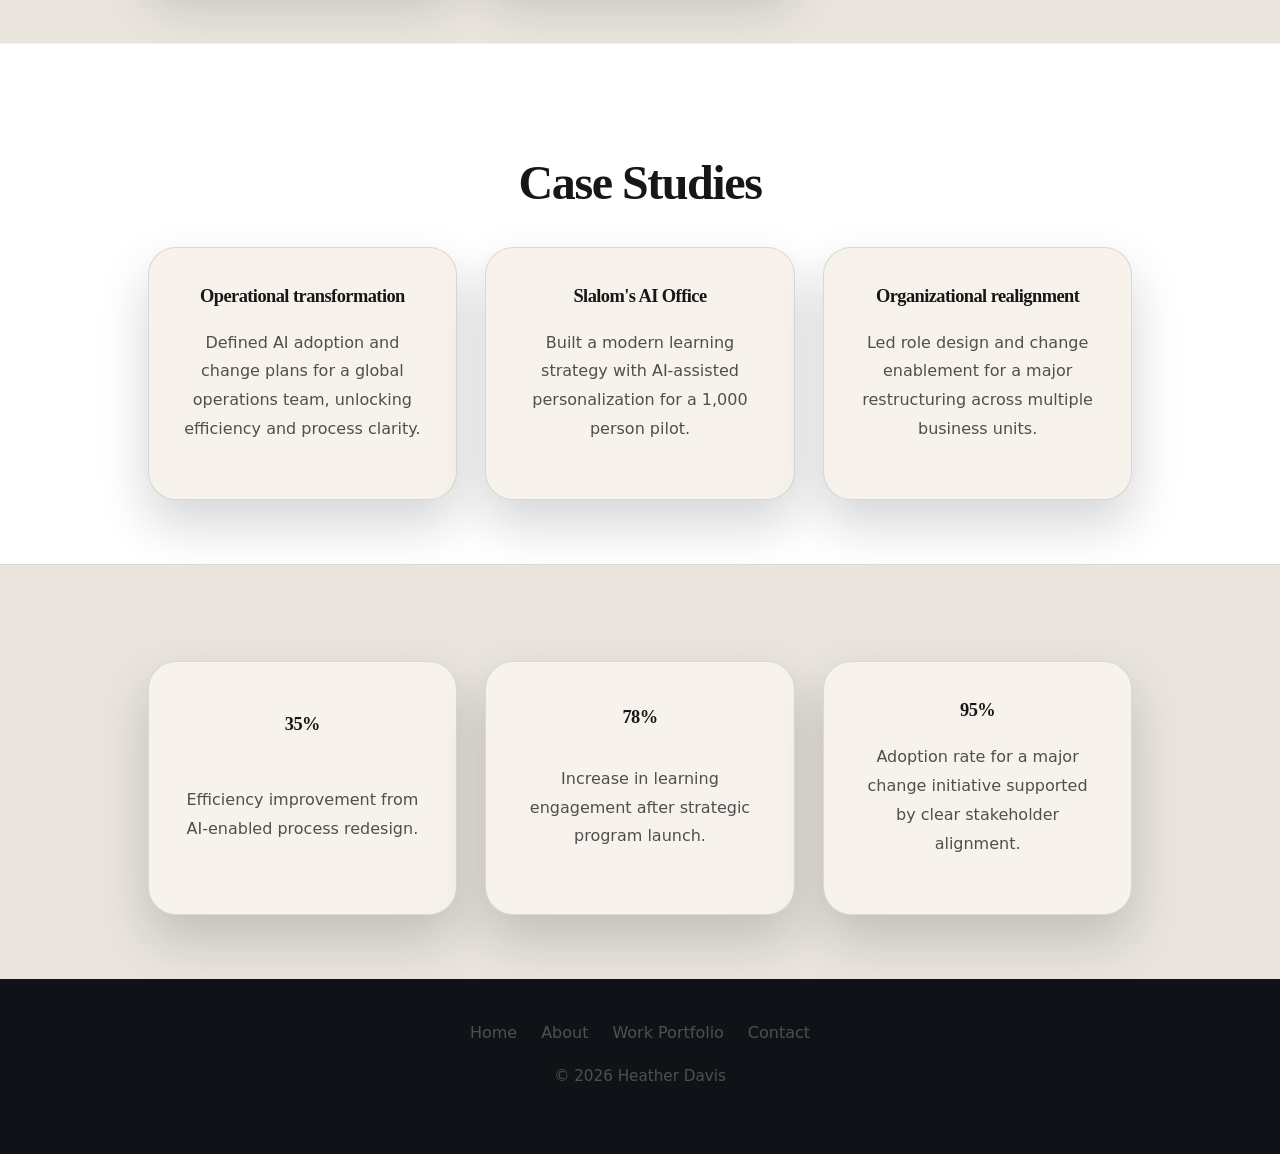
<file: pages/work-portfolio.html>
﻿<!DOCTYPE html>
<html lang="en">
<head>
  <meta charset="UTF-8">
  <meta name="viewport" content="width=device-width, initial-scale=1.0">
  <title>Work Portfolio — Heather Davis</title>
  <link rel="stylesheet" href="../css/styles.css">
</head>
<body>
  <header>
    <nav>
      <div class="logo">Heather Davis</div>
      <ul class="nav-links">
        <li><a href="../index.html">Home</a></li>
        <li><a href="about.html">About</a></li>
        <li class="nav-group">
          <a href="work-portfolio.html">Work Portfolio</a>
          <ul class="submenu">
            <li><a href="coaching.html">Coaching</a></li>
          </ul>
        </li>
        <li><a href="contact.html">Contact</a></li>
      </ul>
    </nav>
  </header>

  <section class="hero fade-section">
    <div class="hero-content">
      <p class="hero-type">Work / portfolio</p>
      <h1>Selected Work</h1>
      <p class="hero-subtitle">A disciplined portfolio of AI adoption, workforce modernization, learning strategy, and organizational change.</p>
    </div>
  </section>

  <section class="fade-section">
    <div class="container">
      <h2>Core Practice Areas</h2>
      <div class="services-grid">
        <div class="service-card">
          <h3>AI Adoption & Change Management</h3>
          <p>Blueprinting technology adoption with human-centered change plans that are executable and sustainable.</p>
        </div>
        <div class="service-card">
          <h3>Workforce Modernization</h3>
          <p>Designing modern role architectures, skills strategies, and operating models for evolving organizations.</p>
        </div>
        <div class="service-card">
          <h3>Learning & Development Strategy</h3>
          <p>Creating learning programs that build capability, accelerate adoption, and improve organizational resilience.</p>
        </div>
        <div class="service-card">
          <h3>Organizational Change</h3>
          <p>Delivering change frameworks and stakeholder plans that create momentum and clarity.</p>
        </div>
        <div class="service-card">
          <h3>AI Enablement</h3>
          <p>Enabling teams with practical AI workflows, guardrails, and adoption support.</p>
        </div>
      </div>
    </div>
  </section>

  <section class="section-alt fade-section">
    <div class="container">
      <h2>Case Studies</h2>
      <div class="services-grid">
        <div class="service-card">
          <h3>Operational transformation</h3>
          <p>Defined AI adoption and change plans for a global operations team, unlocking efficiency and process clarity.</p>
        </div>
        <div class="service-card">
          <h3>Slalom's AI Office</h3>
          <p>Built a modern learning strategy with AI-assisted personalization for a 1,000 person pilot.</p>
        </div>
        <div class="service-card">
          <h3>Organizational realignment</h3>
          <p>Led role design and change enablement for a major restructuring across multiple business units.</p>
        </div>
      </div>
    </div>
  </section>

  <section class="fade-section">
    <div class="container">
      <div class="portfolio-grid">
        <div class="portfolio-item">
          <h3>35%</h3>
          <p>Efficiency improvement from AI-enabled process redesign.</p>
        </div>
        <div class="portfolio-item">
          <h3>78%</h3>
          <p>Increase in learning engagement after strategic program launch.</p>
        </div>
        <div class="portfolio-item">
          <h3>95%</h3>
          <p>Adoption rate for a major change initiative supported by clear stakeholder alignment.</p>
        </div>
      </div>
    </div>
  </section>


  <footer>
    <div class="footer-content">
      <div class="footer-links">
        <a href="../index.html">Home</a>
        <a href="about.html">About</a>
        <a href="work-portfolio.html">Work Portfolio</a>
        <a href="contact.html">Contact</a>
      </div>
      <p>&copy; 2026 Heather Davis</p>
    </div>
  </footer>

  <script>
    const sections = document.querySelectorAll('.fade-section');
    const observer = new IntersectionObserver((entries) => {
      entries.forEach(entry => {
        if (entry.isIntersecting) {
          entry.target.classList.add('visible');
          observer.unobserve(entry.target);
        }
      });
    }, { threshold: 0.18 });
    sections.forEach(section => observer.observe(section));
  </script>
</body>
</html>
</file>
<file: css/styles.css>
﻿:root {
  --background: #0f1318;
  --surface: #f7f2eb;
  --text-dark: #151816;
  --text-muted: #4d504e;
  --accent: #b85a35;
  --border: rgba(17, 21, 26, 0.12);
  --shadow: rgba(15, 20, 25, 0.18);
}

* {
  margin: 0;
  padding: 0;
  box-sizing: border-box;
}


html {
  scroll-behavior: smooth;
}

body {
  min-height: 100vh;
  font-family: Inter, system-ui, -apple-system, BlinkMacSystemFont, 'Segoe UI', sans-serif;
  color: var(--text-dark);
  background: var(--background);
  line-height: 1.8;
  text-align: center;
}

img {
  max-width: 100%;
  display: block;
}

a {
  color: inherit;
  text-decoration: none;
}

button,
input,
textarea,
select {
  font: inherit;
}

h1,
h2,
h3 {
  font-family: Georgia, Cambria, 'Times New Roman', serif;
  font-weight: 700;
  letter-spacing: -0.03em;
}

h1 {
  font-size: clamp(3.6rem, 6vw, 5.6rem);
  line-height: 0.95;
  margin-bottom: 1rem;
}

h2 {
  font-size: clamp(2rem, 4vw, 3rem);
  margin-bottom: 1.25rem;
}

h3 {
  font-size: 1.15rem;
  margin-bottom: 1rem;
}

p {
  color: var(--text-muted);
  margin-bottom: 1.45rem;
}

strong {
  color: var(--text-dark);
}

header {
  position: sticky;
  top: 0;
  z-index: 100;
  background: rgba(15, 19, 24, 0.94);
  backdrop-filter: blur(16px);
  border-bottom: 1px solid rgba(255, 255, 255, 0.08);
  padding-bottom: 1.6rem;
}

nav,
.logo,
.nav-links > li > a {
  color: white;
}

nav {
  display: flex;
  align-items: center;
  justify-content: center;
  gap: 3rem;
  padding: 1.2rem 3rem;
  flex-wrap: wrap;
  max-width: 1400px;
  margin: 0 auto;
}

.logo {
  font-size: 1.35rem;
  font-weight: 700;
  letter-spacing: -0.05em;
}

.nav-links {
  display: flex;
  align-items: center;
  justify-content: center;
  gap: 2rem;
  list-style: none;
  flex-wrap: wrap;
}

.nav-links a,
.submenu a {
  color: var(--text-dark);
  font-weight: 600;
  position: relative;
}

.nav-links a::after {
  content: '';
  position: absolute;
  left: 50%;
  bottom: -0.35rem;
  width: 0;
  height: 2px;
  background: var(--accent);
  transition: width 0.25s ease, left 0.25s ease;
}

.nav-links a:hover::after,
.submenu a:hover::after {
  width: 100%;
  left: 0;
}

header .nav-links > li > a {
  color: white;
}

.nav-group {
  position: relative;
}

.nav-group > a::after {
  content: ' ▾';
  font-size: 0.85rem;
}

.submenu {
  display: none;
  position: absolute;
  top: 110%;
  left: 50%;
  transform: translateX(-50%);
  background: rgba(255, 255, 255, 0.98);
  border: 1px solid var(--border);
  border-radius: 24px;
  box-shadow: 0 24px 60px var(--shadow);
  padding: 0.75rem 0;
  min-width: 220px;
  text-align: left;
}

.submenu li {
  list-style: none;
}

.submenu a {
  display: block;
  padding: 0.85rem 1.25rem;
  font-weight: 500;
}

.nav-group:hover .submenu,
.nav-group:focus-within .submenu {
  display: block;
}

.btn {
  display: inline-flex;
  align-items: center;
  justify-content: center;
  padding: 1rem 2rem;
  border-radius: 999px;
  font-weight: 700;
  letter-spacing: 0.04em;
  border: 1px solid transparent;
  transition: transform 0.25s ease, box-shadow 0.25s ease, border-color 0.25s ease;
}

.btn-primary {
  background: var(--accent);
  color: white;
}

.btn-primary:hover {
  transform: translateY(-2px);
  box-shadow: 0 22px 50px rgba(77, 109, 146, 0.22);
}

.btn-secondary {
  background: transparent;
  border-color: var(--text-dark);
  color: var(--text-dark);
}

.btn-secondary:hover {
  border-color: var(--accent);
  color: var(--accent);
}

.hero,
.hero-alt,
section {
  padding: 6rem 5% 4rem;
  color: var(--text-dark);
  background: rgba(247, 242, 235, 0.94);
  border-top: 1px solid rgba(17, 21, 26, 0.06);
}

.hero {
  min-height: 75vh;
  display: grid;
  place-items: center;
  background: #12161f;
  color: var(--surface);
}

.hero.about {
  padding: 4rem 5% 3rem;
}

.hero.about h1 {
  font-size: clamp(2.8rem, 4vw, 3.2rem);
}

.hero-content {
  max-width: 860px;
  margin: 0 auto;
  position: relative;
}

.hero-content::before {
  content: '';
  position: absolute;
  top: -1rem;
  left: 50%;
  transform: translateX(-50%);
  width: 6.5rem;
  height: 3px;
  background: var(--accent);
  border-radius: 999px;
}

.hero-type {
  display: inline-block;
  margin-bottom: 1.5rem;
  color: rgba(255, 255, 255, 0.68);
  font-size: 0.95rem;
  letter-spacing: 0.2em;
  text-transform: uppercase;
}

.hero .hero-subtitle {
  color: rgba(255, 255, 255, 0.8);
}

.hero .btn-secondary {
  color: white;
  border-color: rgba(255, 255, 255, 0.24);
}

.hero-subtitle {
  font-size: 1.2rem;
  color: var(--text-muted);
  max-width: 760px;
  margin: 0 auto 2rem;
}

.hero-actions {
  display: inline-flex;
  gap: 1rem;
  flex-wrap: wrap;
  justify-content: center;
}

.container {
  max-width: 1100px;
  margin: 0 auto;
  padding: 0 5%;
}

section {
  opacity: 0;
  transform: translateY(30px);
  transition: opacity 0.9s ease, transform 0.9s ease;
}

section.visible {
  opacity: 1;
  transform: translateY(0);
}

section h2,
section h3,
section p,
section li {
  text-align: center;
}

.service-card,
.contact-item,
.portfolio-item,
.form-card {
  background: var(--surface);
  border: 1px solid var(--border);
  border-radius: 28px;
  padding: 2rem;
  box-shadow: 0 24px 50px var(--shadow);
}

.services-grid,
.portfolio-grid,
.contact-grid {
  display: grid;
  gap: 1.75rem;
  grid-template-columns: repeat(auto-fit, minmax(280px, 1fr));
  justify-items: center;
}

.portfolio-item {
  min-height: 240px;
  display: grid;
  place-items: center;
  padding: 2rem;
}

.form-field {
  display: grid;
  gap: 0.75rem;
  margin-bottom: 1.5rem;
  text-align: left;
}

.form-field label {
  color: var(--text-dark);
  font-weight: 600;
}

.form-field input,
.form-field textarea,
.form-field select {
  width: 100%;
  padding: 1rem 1.1rem;
  border-radius: 18px;
  border: 1px solid rgba(20, 20, 20, 0.12);
  background: #fff;
}

.form-field input:focus,
.form-field textarea:focus,
.form-field select:focus {
  outline: none;
  border-color: var(--accent);
  box-shadow: 0 0 0 4px rgba(77, 109, 146, 0.1);
}

.section-alt {
  background: #fff;
}

footer {
  padding: 2.5rem 5%;
  color: var(--text-muted);
}

.footer-content {
  max-width: 1100px;
  margin: 0 auto;
  display: grid;
  gap: 1rem;
  justify-items: center;
}

.footer-links {
  display: flex;
  justify-content: center;
  flex-wrap: wrap;
  gap: 1.5rem;
}

footer p {
  font-size: 0.95rem;
}

@media (max-width: 860px) {
  nav {
    gap: 1rem;
    padding: 1rem 2rem;
  }

  .nav-links {
    gap: 1rem;
  }

  .hero {
    padding: 5rem 4% 3rem;
  }
}

.weather-card {
  position: absolute;
  top: 1rem;
  right: 1rem;
  width: 300px;
  margin: 0;
  text-align: left;
  padding: 0.65rem 0.8rem;
  border-radius: 22px;
  background: rgba(255, 255, 255, 0.96);
  border: 1px solid rgba(20, 20, 20, 0.08);
  box-shadow: 0 18px 40px rgba(15, 20, 25, 0.16);
  backdrop-filter: blur(18px);
}

.weather-header {
  display: flex;
  align-items: center;
  justify-content: space-between;
  gap: 0.5rem;
  margin-bottom: 0.45rem;
}

.weather-summary {
  display: flex;
  align-items: center;
  gap: 0.45rem;
  font-size: 1.25rem;
  font-weight: 700;
}

.weather-emoji {
  display: inline-flex;
  align-items: center;
  justify-content: center;
  width: 1.8rem;
  height: 1.8rem;
  font-size: 1.1rem;
}

.weather-details {
  color: var(--text-muted);
  font-size: 0.82rem;
  margin-top: 0.25rem;
}

@media (max-width: 860px) {
  .weather-card {
    position: static;
    width: auto;
    margin: 1rem auto 0;
  }

  .weather-header {
    flex-direction: column;
    align-items: flex-start;
  }
}
</file>
